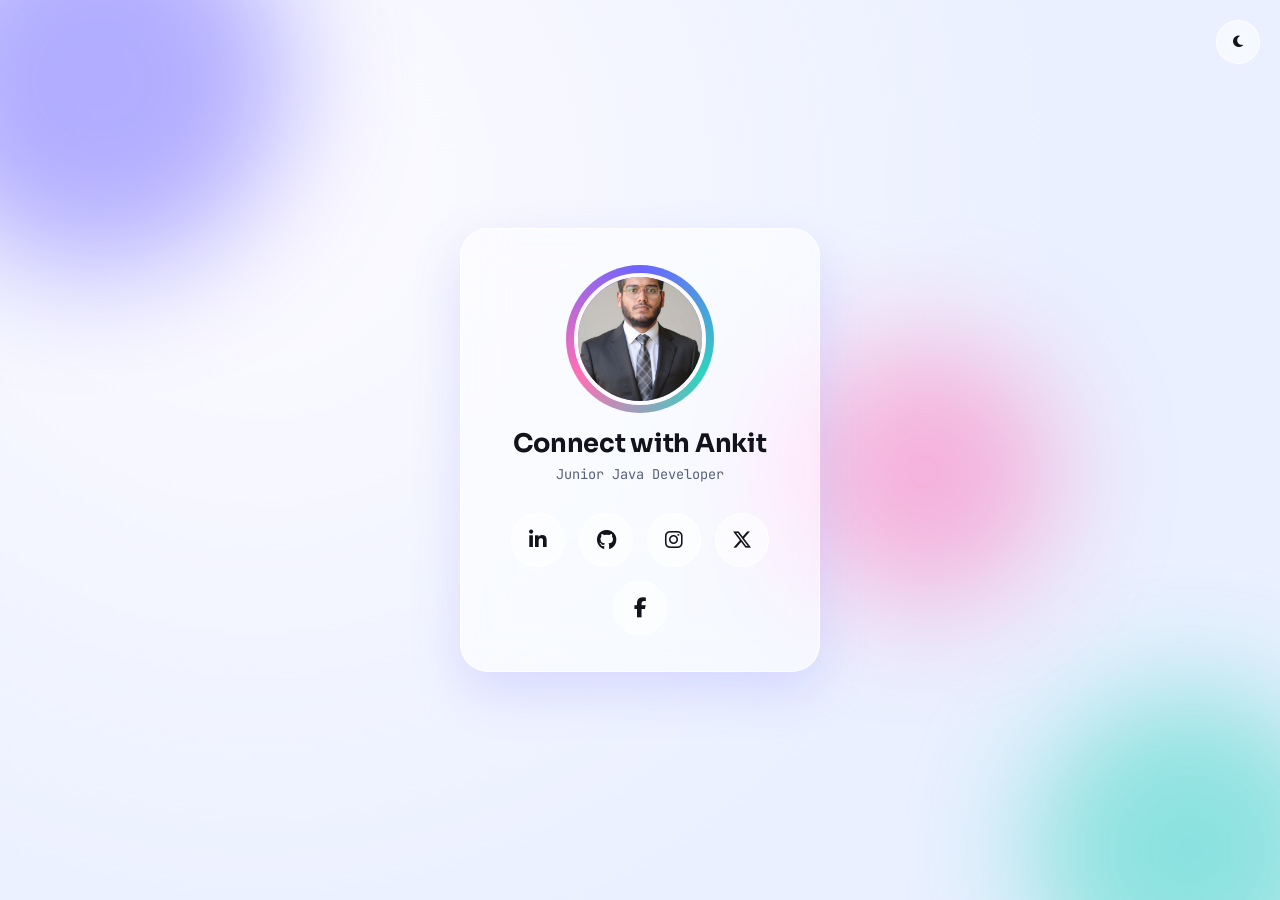
<file: JenkinsWebApp2/src/main/webapp/index.html>
<!DOCTYPE html>
<html lang="en">
<head>
<meta charset="UTF-8">
<meta name="viewport" content="width=device-width, initial-scale=1.0">
<meta name="theme-color" content="#0b1020">
<title>Connect with Ankit</title>

<link rel="preconnect" href="https://fonts.googleapis.com">
<link href="https://fonts.googleapis.com/css2?family=Sora:wght@600;700&family=Inter:wght@400;500&family=JetBrains+Mono:wght@500&display=swap" rel="stylesheet">
<link rel="stylesheet" href="https://cdnjs.cloudflare.com/ajax/libs/font-awesome/6.5.1/css/all.min.css">
<link rel="stylesheet" href="style.css">
</head>
<body>

  <div class="bg-orbs">
    <span class="orb orb1"></span>
    <span class="orb orb2"></span>
    <span class="orb orb3"></span>
  </div>

  <button id="themeToggle" class="theme-toggle" aria-label="Switch to day mode">
    <i class="fa-solid fa-sun"></i>
  </button>

  <main class="card" id="tiltCard">
    <div class="avatar-wrap">
      <span class="avatar-ring"></span>
      <!-- Replace profile.jpg with Ankit's photo, kept in the same folder as index.html -->
      <img
        class="avatar"
        src="profile.jpg"
        alt="Ankit's profile photo"
        onerror="this.onerror=null;this.src='data:image/svg+xml;utf8,<svg xmlns=%22http://www.w3.org/2000/svg%22 viewBox=%220 0 100 100%22><rect width=%22100%22 height=%22100%22 fill=%22%23131a35%22/><circle cx=%2250%22 cy=%2238%22 r=%2218%22 fill=%22%23A9B2D6%22/><ellipse cx=%2250%22 cy=%2288%22 rx=%2230%22 ry=%2222%22 fill=%22%23A9B2D6%22/></svg>'"
      >
    </div>

    <h1 class="name">Connect with Ankit</h1>
    <p class="designation"> Junior Java Developer</p>

    <div class="socials">
      <a class="social-btn" data-platform="linkedin" data-tip="LinkedIn" href="redirect?platform=linkedin">
        <i class="fa-brands fa-linkedin-in"></i>
      </a>
      <a class="social-btn" data-platform="github" data-tip="GitHub" href="redirect?platform=github">
        <i class="fa-brands fa-github"></i>
      </a>
      <a class="social-btn" data-platform="instagram" data-tip="Instagram" href="redirect?platform=instagram">
        <i class="fa-brands fa-instagram"></i>
      </a>
      <a class="social-btn" data-platform="x" data-tip="X" href="redirect?platform=x">
        <i class="fa-brands fa-x-twitter"></i>
      </a>
      <a class="social-btn" data-platform="facebook" data-tip="Facebook" href="redirect?platform=facebook">
        <i class="fa-brands fa-facebook-f"></i>
      </a>
    </div>
  </main>

  <script src="script.js"></script>
</body>
</html>
</file>
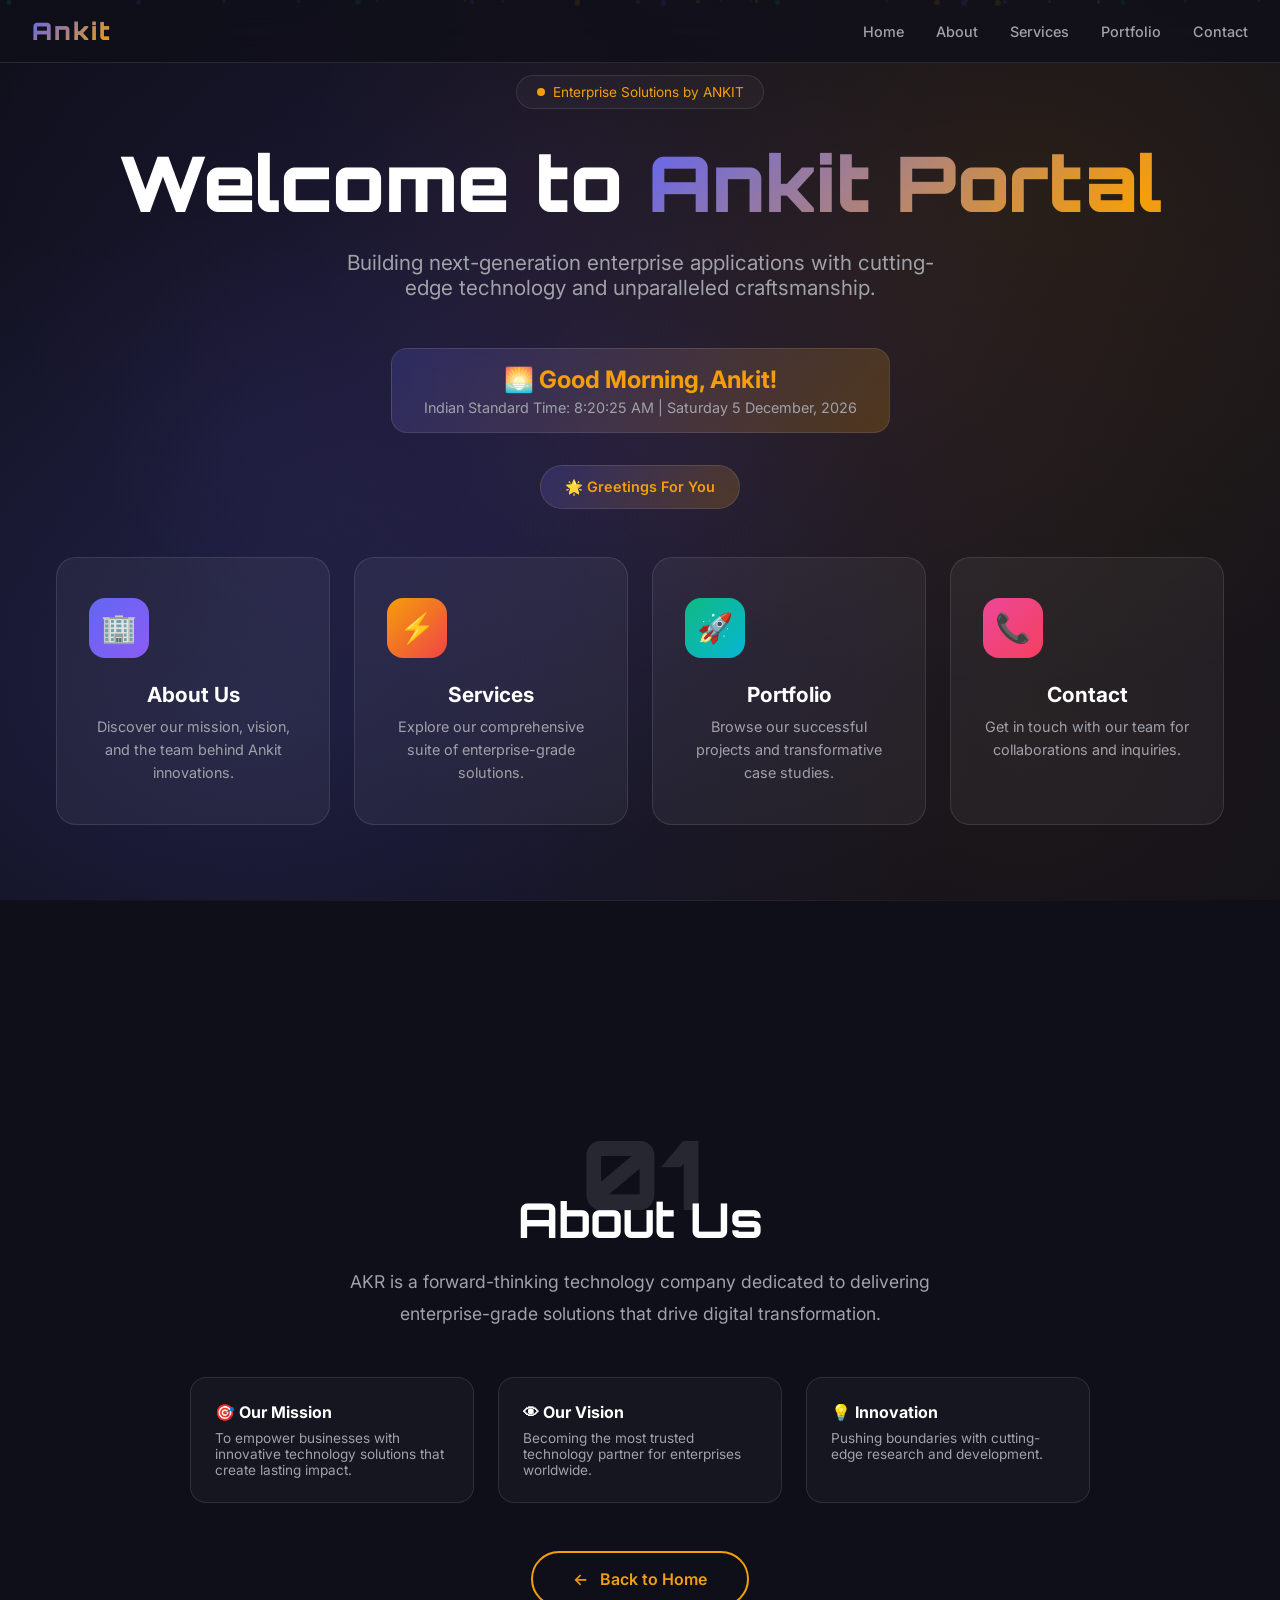
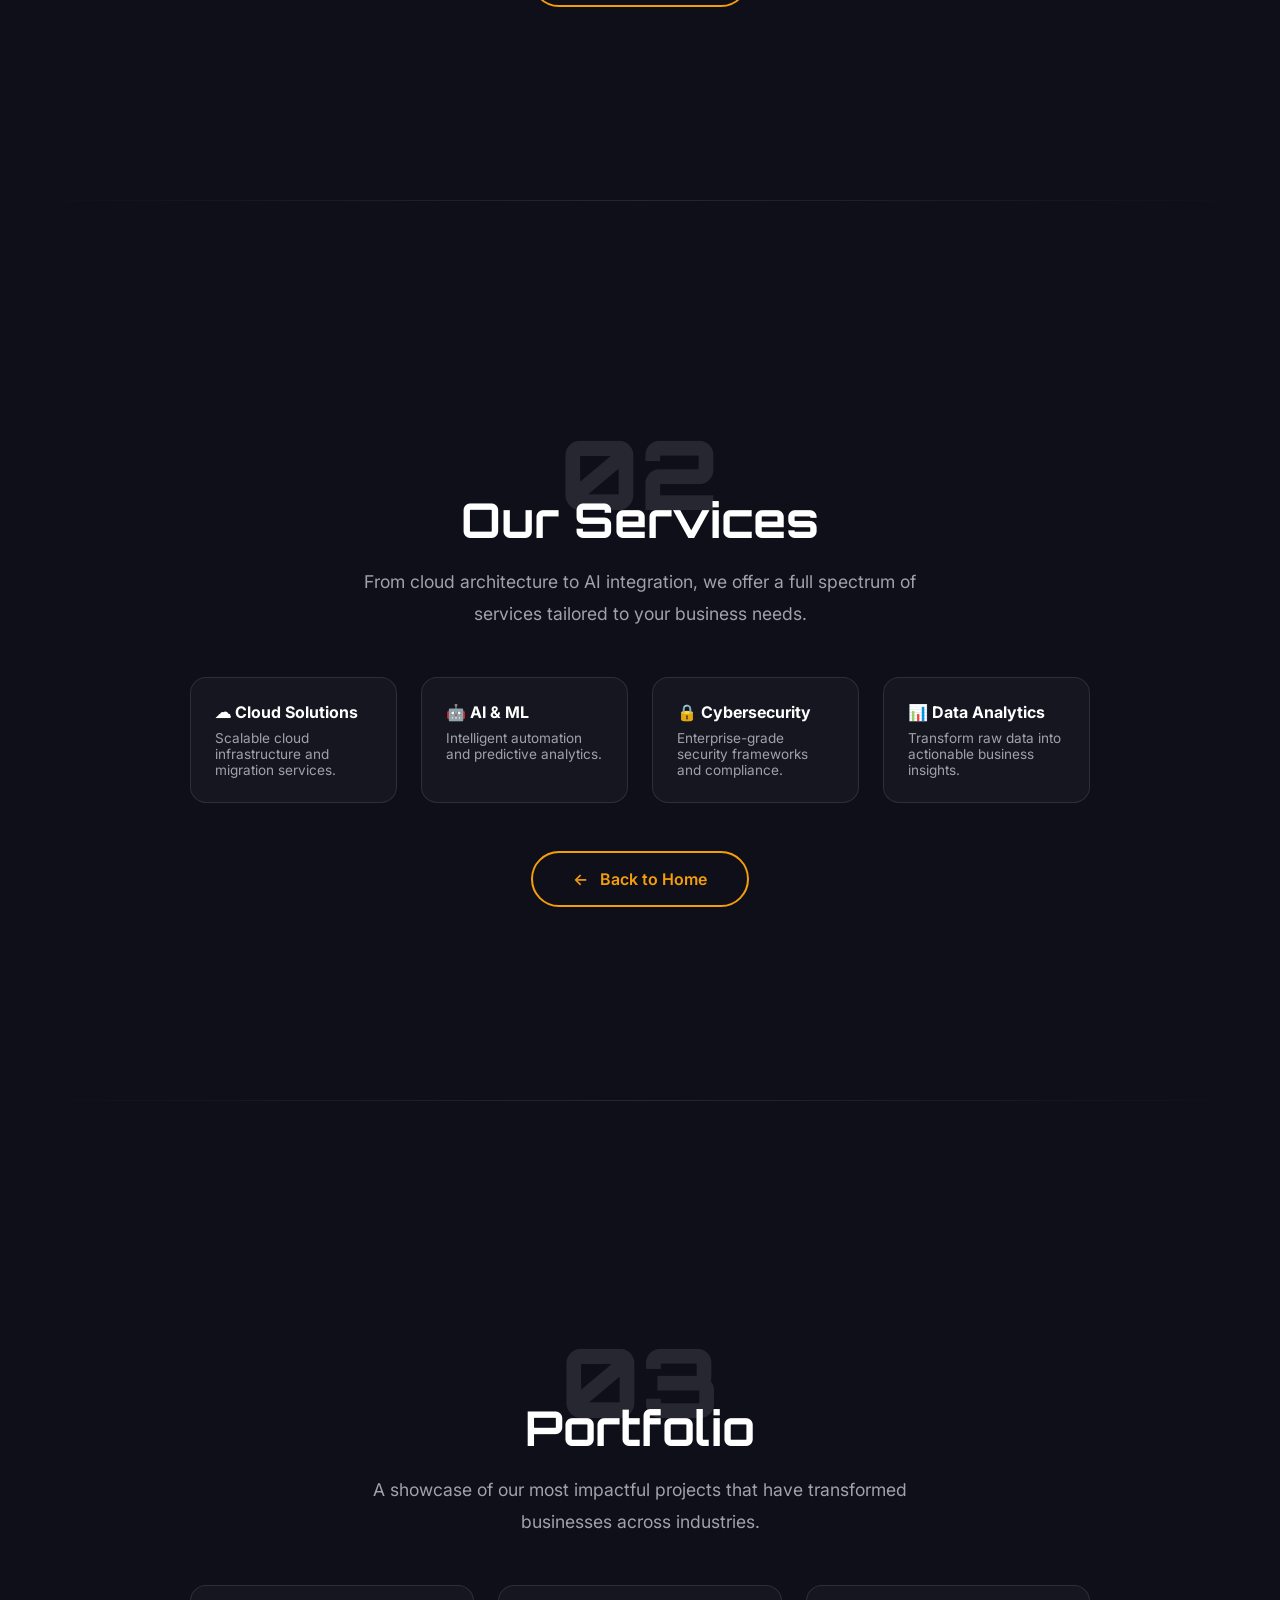
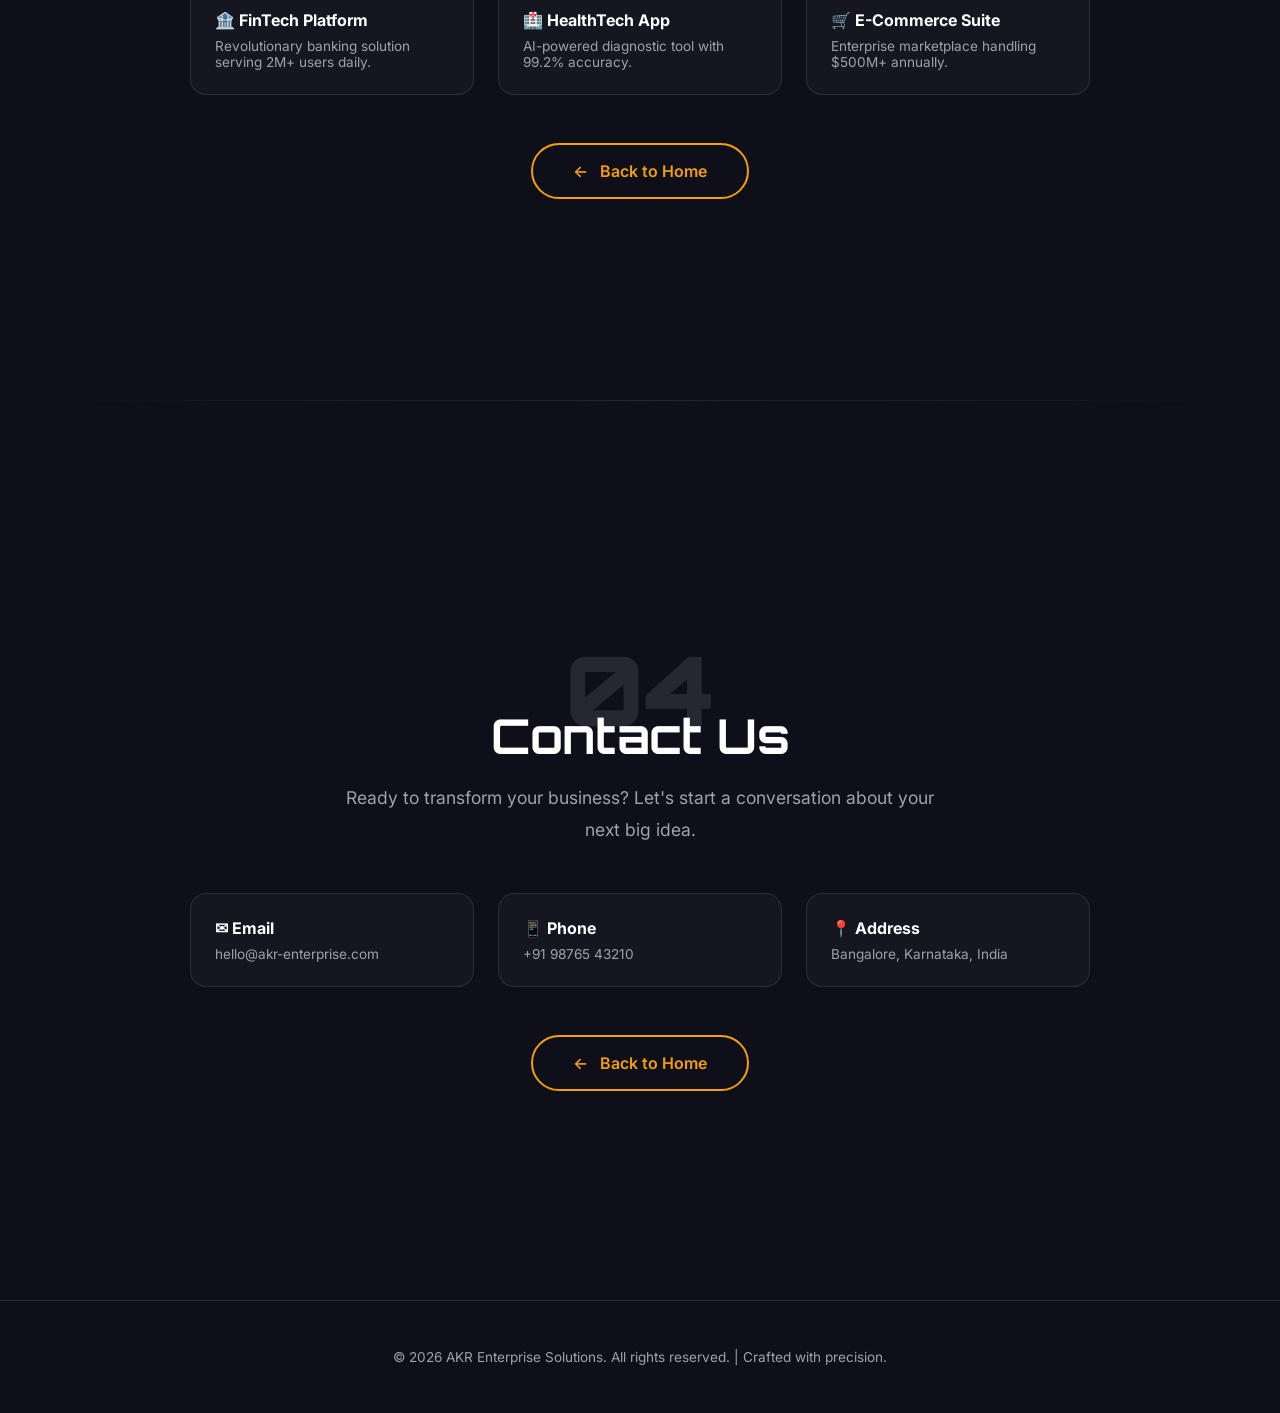
<file: JenkinsWebApp3/src/main/webapp/index.html>
<!DOCTYPE html>
<html lang="en">
<head>
    <meta charset="UTF-8">
    <meta name="viewport" content="width=device-width, initial-scale=1.0">
    <title>Ankit Rout Enterprise Portal</title>
    <link href="https://fonts.googleapis.com/css2?family=Inter:wght@300;400;500;600;700;800;900&family=Orbitron:wght@400;700;900&display=swap" rel="stylesheet">
    <style>
        :root {
            --primary: #6366f1;
            --primary-dark: #4f46e5;
            --accent: #f59e0b;
            --accent-glow: rgba(245, 158, 11, 0.4);
            --bg-dark: #0f0f1a;
            --bg-card: rgba(255, 255, 255, 0.05);
            --text-primary: #ffffff;
            --text-secondary: #a1a1aa;
            --border: rgba(255, 255, 255, 0.1);
            --glass: rgba(255, 255, 255, 0.03);
        }
        * { margin: 0; padding: 0; box-sizing: border-box; }
        body {
            font-family: 'Inter', sans-serif;
            background: var(--bg-dark);
            color: var(--text-primary);
            overflow-x: hidden;
            min-height: 100vh;
        }
        .bg-animation {
            position: fixed;
            top: 0; left: 0;
            width: 100%; height: 100%;
            z-index: -1;
            background:
                radial-gradient(ellipse at 20% 80%, rgba(99, 102, 241, 0.15) 0%, transparent 50%),
                radial-gradient(ellipse at 80% 20%, rgba(245, 158, 11, 0.1) 0%, transparent 50%),
                radial-gradient(ellipse at 50% 50%, rgba(139, 92, 246, 0.08) 0%, transparent 60%),
                var(--bg-dark);
        }
        .bg-animation::before {
            content: '';
            position: absolute;
            width: 100%; height: 100%;
            background-image:
                radial-gradient(circle at 20% 50%, rgba(99, 102, 241, 0.08) 0%, transparent 50%),
                radial-gradient(circle at 80% 80%, rgba(245, 158, 11, 0.06) 0%, transparent 50%),
                radial-gradient(circle at 40% 20%, rgba(139, 92, 246, 0.06) 0%, transparent 50%);
            animation: bgPulse 8s ease-in-out infinite;
        }
        @keyframes bgPulse {
            0%, 100% { opacity: 1; transform: scale(1); }
            50% { opacity: 0.7; transform: scale(1.05); }
        }
        .particles {
            position: fixed;
            top: 0; left: 0;
            width: 100%; height: 100%;
            z-index: -1;
            overflow: hidden;
            pointer-events: none;
        }
        .particle {
            position: absolute;
            width: 4px; height: 4px;
            background: rgba(99, 102, 241, 0.6);
            border-radius: 50%;
            animation: float 15s infinite;
        }
        @keyframes float {
            0%, 100% { transform: translateY(100vh) rotate(0deg); opacity: 0; }
            10% { opacity: 1; }
            90% { opacity: 1; }
            100% { transform: translateY(-100vh) rotate(720deg); opacity: 0; }
        }
        .navbar {
            position: fixed;
            top: 0; left: 0; right: 0;
            z-index: 1000;
            padding: 1rem 2rem;
            background: rgba(15, 15, 26, 0.8);
            backdrop-filter: blur(20px);
            border-bottom: 1px solid var(--border);
            display: flex;
            justify-content: space-between;
            align-items: center;
            transition: all 0.3s ease;
        }
        .logo {
            font-family: 'Orbitron', sans-serif;
            font-size: 1.5rem;
            font-weight: 900;
            background: linear-gradient(135deg, var(--primary), var(--accent));
            -webkit-background-clip: text;
            -webkit-text-fill-color: transparent;
            background-clip: text;
            letter-spacing: 2px;
        }
        .nav-links {
            display: flex;
            gap: 2rem;
            list-style: none;
        }
        .nav-links a {
            color: var(--text-secondary);
            text-decoration: none;
            font-weight: 500;
            font-size: 0.9rem;
            transition: all 0.3s ease;
            position: relative;
            padding: 0.5rem 0;
        }
        .nav-links a::after {
            content: '';
            position: absolute;
            bottom: 0; left: 0;
            width: 0; height: 2px;
            background: linear-gradient(90deg, var(--primary), var(--accent));
            transition: width 0.3s ease;
        }
        .nav-links a:hover { color: var(--text-primary); }
        .nav-links a:hover::after { width: 100%; }
        .hero {
            min-height: 100vh;
            display: flex;
            flex-direction: column;
            justify-content: center;
            align-items: center;
            text-align: center;
            padding: 2rem;
            position: relative;
            overflow: hidden;
        }
        .hero-badge {
            display: inline-flex;
            align-items: center;
            gap: 0.5rem;
            padding: 0.5rem 1.2rem;
            background: var(--glass);
            border: 1px solid var(--border);
            border-radius: 50px;
            font-size: 0.85rem;
            color: var(--accent);
            margin-bottom: 2rem;
            animation: fadeInDown 1s ease;
        }
        .hero-badge .dot {
            width: 8px; height: 8px;
            background: var(--accent);
            border-radius: 50%;
            animation: pulse 2s infinite;
        }
        @keyframes pulse {
            0%, 100% { opacity: 1; transform: scale(1); }
            50% { opacity: 0.5; transform: scale(1.2); }
        }
        .hero h1 {
            font-family: 'Orbitron', sans-serif;
            font-size: clamp(2.5rem, 6vw, 5rem);
            font-weight: 900;
            line-height: 1.1;
            margin-bottom: 1.5rem;
            animation: fadeInUp 1s ease 0.2s both;
        }
        .hero h1 .gradient-text {
            background: linear-gradient(135deg, var(--primary), var(--accent), var(--primary));
            background-size: 200% auto;
            -webkit-background-clip: text;
            -webkit-text-fill-color: transparent;
            background-clip: text;
            animation: gradientShift 3s ease infinite;
        }
        @keyframes gradientShift {
            0%, 100% { background-position: 0% center; }
            50% { background-position: 100% center; }
        }
        .hero-subtitle {
            font-size: clamp(1rem, 2vw, 1.3rem);
            color: var(--text-secondary);
            max-width: 600px;
            margin-bottom: 3rem;
            animation: fadeInUp 1s ease 0.4s both;
        }
        .greeting-banner {
            padding: 1rem 2rem;
            background: linear-gradient(135deg, rgba(99, 102, 241, 0.2), rgba(245, 158, 11, 0.2));
            border: 1px solid var(--border);
            border-radius: 16px;
            margin-bottom: 2rem;
            animation: fadeInUp 1s ease 0.6s both;
            backdrop-filter: blur(10px);
        }
        .greeting-banner h2 {
            font-size: 1.5rem;
            font-weight: 700;
            color: var(--accent);
        }
        .greeting-banner p {
            color: var(--text-secondary);
            font-size: 0.9rem;
            margin-top: 0.3rem;
        }
        .wish-link {
            display: inline-flex;
            align-items: center;
            gap: 0.5rem;
            padding: 0.75rem 1.5rem;
            background: linear-gradient(135deg, rgba(99, 102, 241, 0.2), rgba(245, 158, 11, 0.2));
            border: 1px solid var(--border);
            border-radius: 50px;
            color: var(--accent);
            text-decoration: none;
            font-weight: 600;
            font-size: 0.9rem;
            margin-bottom: 3rem;
            transition: all 0.3s ease;
            animation: fadeInUp 1s ease 0.7s both;
        }
        .wish-link:hover {
            background: linear-gradient(135deg, var(--primary), var(--accent));
            color: #fff;
            transform: translateY(-2px);
            box-shadow: 0 10px 30px rgba(99, 102, 241, 0.3);
        }
        .sections-grid {
            display: grid;
            grid-template-columns: repeat(auto-fit, minmax(260px, 1fr));
            gap: 1.5rem;
            max-width: 1200px;
            width: 100%;
            padding: 0 1rem;
            animation: fadeInUp 1s ease 0.8s both;
        }
        .section-card {
            position: relative;
            padding: 2.5rem 2rem;
            background: var(--bg-card);
            border: 1px solid var(--border);
            border-radius: 20px;
            cursor: pointer;
            text-decoration: none;
            color: inherit;
            overflow: hidden;
            transition: all 0.4s cubic-bezier(0.4, 0, 0.2, 1);
            backdrop-filter: blur(10px);
            display: block;
        }
        .section-card::before {
            content: '';
            position: absolute;
            top: 0; left: 0; right: 0; bottom: 0;
            background: linear-gradient(135deg, transparent, rgba(99, 102, 241, 0.1));
            opacity: 0;
            transition: opacity 0.4s ease;
        }
        .section-card:hover {
            transform: translateY(-8px);
            border-color: var(--primary);
            box-shadow: 0 20px 60px rgba(99, 102, 241, 0.2);
        }
        .section-card:hover::before { opacity: 1; }
        .section-icon {
            width: 60px; height: 60px;
            border-radius: 16px;
            display: flex;
            align-items: center;
            justify-content: center;
            font-size: 1.8rem;
            margin-bottom: 1.5rem;
            position: relative;
            z-index: 1;
        }
        .section-card:nth-child(1) .section-icon { background: linear-gradient(135deg, #6366f1, #8b5cf6); }
        .section-card:nth-child(2) .section-icon { background: linear-gradient(135deg, #f59e0b, #ef4444); }
        .section-card:nth-child(3) .section-icon { background: linear-gradient(135deg, #10b981, #06b6d4); }
        .section-card:nth-child(4) .section-icon { background: linear-gradient(135deg, #ec4899, #f43f5e); }
        .section-card h3 {
            font-size: 1.3rem;
            font-weight: 700;
            margin-bottom: 0.5rem;
            position: relative;
            z-index: 1;
        }
        .section-card p {
            color: var(--text-secondary);
            font-size: 0.9rem;
            line-height: 1.6;
            position: relative;
            z-index: 1;
        }
        .section-card .arrow {
            position: absolute;
            bottom: 1.5rem; right: 1.5rem;
            font-size: 1.2rem;
            opacity: 0;
            transform: translateX(-10px);
            transition: all 0.3s ease;
            z-index: 1;
        }
        .section-card:hover .arrow {
            opacity: 1;
            transform: translateX(0);
        }
        .content-section {
            min-height: 100vh;
            display: flex;
            flex-direction: column;
            justify-content: center;
            align-items: center;
            padding: 6rem 2rem 4rem;
            position: relative;
        }
        .content-section::before {
            content: '';
            position: absolute;
            top: 0; left: 0; right: 0;
            height: 1px;
            background: linear-gradient(90deg, transparent, var(--border), transparent);
        }
        .section-container {
            max-width: 900px;
            width: 100%;
            text-align: center;
        }
        .section-number {
            font-family: 'Orbitron', sans-serif;
            font-size: 6rem;
            font-weight: 900;
            opacity: 0.1;
            line-height: 1;
            margin-bottom: -2rem;
        }
        .content-section h2 {
            font-family: 'Orbitron', sans-serif;
            font-size: clamp(2rem, 4vw, 3rem);
            margin-bottom: 1rem;
        }
        .content-section .section-desc {
            color: var(--text-secondary);
            font-size: 1.1rem;
            max-width: 600px;
            margin: 0 auto 3rem;
            line-height: 1.8;
        }
        .feature-grid {
            display: grid;
            grid-template-columns: repeat(auto-fit, minmax(200px, 1fr));
            gap: 1.5rem;
            margin-bottom: 3rem;
        }
        .feature-box {
            padding: 1.5rem;
            background: var(--glass);
            border: 1px solid var(--border);
            border-radius: 16px;
            text-align: left;
            transition: all 0.3s ease;
        }
        .feature-box:hover {
            border-color: var(--primary);
            transform: translateY(-4px);
        }
        .feature-box h4 {
            font-size: 1rem;
            margin-bottom: 0.5rem;
            color: var(--text-primary);
        }
        .feature-box p {
            font-size: 0.85rem;
            color: var(--text-secondary);
        }
        .back-home-btn {
            display: inline-flex;
            align-items: center;
            gap: 0.75rem;
            padding: 1rem 2.5rem;
            background: transparent;
            color: var(--accent);
            border: 2px solid var(--accent);
            border-radius: 50px;
            font-size: 1rem;
            font-weight: 600;
            font-family: 'Inter', sans-serif;
            cursor: pointer;
            text-decoration: none;
            position: relative;
            overflow: hidden;
            transition: all 0.4s ease;
            animation: glowPulse 2s ease-in-out infinite;
        }
        .back-home-btn::before {
            content: '';
            position: absolute;
            top: 0; left: -100%;
            width: 100%; height: 100%;
            background: linear-gradient(90deg, transparent, rgba(245, 158, 11, 0.3), transparent);
            transition: left 0.5s ease;
        }
        .back-home-btn:hover::before { left: 100%; }
        .back-home-btn:hover {
            background: var(--accent);
            color: var(--bg-dark);
            box-shadow: 0 0 40px var(--accent-glow), 0 0 80px rgba(245, 158, 11, 0.2);
            transform: translateY(-2px);
        }
        @keyframes glowPulse {
            0%, 100% { box-shadow: 0 0 10px var(--accent-glow), 0 0 20px rgba(245, 158, 11, 0.1); }
            50% { box-shadow: 0 0 25px var(--accent-glow), 0 0 50px rgba(245, 158, 11, 0.2); }
        }
        @keyframes fadeInUp {
            from { opacity: 0; transform: translateY(30px); }
            to { opacity: 1; transform: translateY(0); }
        }
        @keyframes fadeInDown {
            from { opacity: 0; transform: translateY(-30px); }
            to { opacity: 1; transform: translateY(0); }
        }
        .reveal {
            opacity: 0;
            transform: translateY(40px);
            transition: all 0.8s ease;
        }
        .reveal.active {
            opacity: 1;
            transform: translateY(0);
        }
        footer {
            text-align: center;
            padding: 3rem 2rem;
            border-top: 1px solid var(--border);
            color: var(--text-secondary);
            font-size: 0.85rem;
        }
        @media (max-width: 768px) {
            .navbar { padding: 1rem; }
            .nav-links { gap: 1rem; }
            .nav-links a { font-size: 0.8rem; }
            .sections-grid { grid-template-columns: 1fr; }
            .hero { padding: 1rem; }
            .content-section { padding: 5rem 1rem 3rem; }
        }
        html { scroll-behavior: smooth; }
        ::-webkit-scrollbar { width: 8px; }
        ::-webkit-scrollbar-track { background: var(--bg-dark); }
        ::-webkit-scrollbar-thumb { background: var(--primary); border-radius: 4px; }
        ::-webkit-scrollbar-thumb:hover { background: var(--primary-dark); }
    </style>
</head>
<body>
    <div class="bg-animation"></div>
    <div class="particles" id="particles"></div>

    <nav class="navbar">
        <div class="logo">Ankit</div>
        <ul class="nav-links">
            <li><a href="#home">Home</a></li>
            <li><a href="#about">About</a></li>
            <li><a href="#services">Services</a></li>
            <li><a href="#portfolio">Portfolio</a></li>
            <li><a href="#contact">Contact</a></li>
        </ul>
    </nav>

    <section class="hero" id="home">
        <div class="hero-badge">
            <span class="dot"></span>
            Enterprise Solutions by ANKIT
        </div>
        <h1>Welcome to <span class="gradient-text">Ankit Portal</span></h1>
        <p class="hero-subtitle">
            Building next-generation enterprise applications with cutting-edge technology and unparalleled craftsmanship.
        </p>
        <div class="greeting-banner" id="greetingBanner">
            <h2 id="greetingText">Loading...</h2>
            <p id="timeText">Fetching Indian Standard Time...</p>
        </div>
        <a href="wishbutton" class="wish-link">&#127775; Greetings For You</a>
        <div class="sections-grid">
            <a href="#about" class="section-card">
                <div class="section-icon">&#127970;</div>
                <h3>About Us</h3>
                <p>Discover our mission, vision, and the team behind Ankit innovations.</p>
                <span class="arrow">&#8594;</span>
            </a>
            <a href="#services" class="section-card">
                <div class="section-icon">&#9889;</div>
                <h3>Services</h3>
                <p>Explore our comprehensive suite of enterprise-grade solutions.</p>
                <span class="arrow">&#8594;</span>
            </a>
            <a href="#portfolio" class="section-card">
                <div class="section-icon">&#128640;</div>
                <h3>Portfolio</h3>
                <p>Browse our successful projects and transformative case studies.</p>
                <span class="arrow">&#8594;</span>
            </a>
            <a href="#contact" class="section-card">
                <div class="section-icon">&#128222;</div>
                <h3>Contact</h3>
                <p>Get in touch with our team for collaborations and inquiries.</p>
                <span class="arrow">&#8594;</span>
            </a>
        </div>
    </section>

    <section class="content-section" id="about">
        <div class="section-container">
            <div class="section-number">01</div>
            <h2 class="reveal">About Us</h2>
            <p class="section-desc reveal">
                AKR is a forward-thinking technology company dedicated to delivering
                enterprise-grade solutions that drive digital transformation.
            </p>
            <div class="feature-grid reveal">
                <div class="feature-box">
                    <h4>&#127919; Our Mission</h4>
                    <p>To empower businesses with innovative technology solutions that create lasting impact.</p>
                </div>
                <div class="feature-box">
                    <h4>&#128065; Our Vision</h4>
                    <p>Becoming the most trusted technology partner for enterprises worldwide.</p>
                </div>
                <div class="feature-box">
                    <h4>&#128161; Innovation</h4>
                    <p>Pushing boundaries with cutting-edge research and development.</p>
                </div>
            </div>
            <a href="#home" class="back-home-btn reveal">
                <span>&#8592;</span> Back to Home
            </a>
        </div>
    </section>

    <section class="content-section" id="services">
        <div class="section-container">
            <div class="section-number">02</div>
            <h2 class="reveal">Our Services</h2>
            <p class="section-desc reveal">
                From cloud architecture to AI integration, we offer a full spectrum of
                services tailored to your business needs.
            </p>
            <div class="feature-grid reveal">
                <div class="feature-box">
                    <h4>&#9729; Cloud Solutions</h4>
                    <p>Scalable cloud infrastructure and migration services.</p>
                </div>
                <div class="feature-box">
                    <h4>&#129302; AI & ML</h4>
                    <p>Intelligent automation and predictive analytics.</p>
                </div>
                <div class="feature-box">
                    <h4>&#128274; Cybersecurity</h4>
                    <p>Enterprise-grade security frameworks and compliance.</p>
                </div>
                <div class="feature-box">
                    <h4>&#128202; Data Analytics</h4>
                    <p>Transform raw data into actionable business insights.</p>
                </div>
            </div>
            <a href="#home" class="back-home-btn reveal">
                <span>&#8592;</span> Back to Home
            </a>
        </div>
    </section>

    <section class="content-section" id="portfolio">
        <div class="section-container">
            <div class="section-number">03</div>
            <h2 class="reveal">Portfolio</h2>
            <p class="section-desc reveal">
                A showcase of our most impactful projects that have transformed
                businesses across industries.
            </p>
            <div class="feature-grid reveal">
                <div class="feature-box">
                    <h4>&#127974; FinTech Platform</h4>
                    <p>Revolutionary banking solution serving 2M+ users daily.</p>
                </div>
                <div class="feature-box">
                    <h4>&#127973; HealthTech App</h4>
                    <p>AI-powered diagnostic tool with 99.2% accuracy.</p>
                </div>
                <div class="feature-box">
                    <h4>&#128722; E-Commerce Suite</h4>
                    <p>Enterprise marketplace handling $500M+ annually.</p>
                </div>
            </div>
            <a href="#home" class="back-home-btn reveal">
                <span>&#8592;</span> Back to Home
            </a>
        </div>
    </section>

    <section class="content-section" id="contact">
        <div class="section-container">
            <div class="section-number">04</div>
            <h2 class="reveal">Contact Us</h2>
            <p class="section-desc reveal">
                Ready to transform your business? Let's start a conversation
                about your next big idea.
            </p>
            <div class="feature-grid reveal">
                <div class="feature-box">
                    <h4>&#9993; Email</h4>
                    <p>hello@akr-enterprise.com</p>
                </div>
                <div class="feature-box">
                    <h4>&#128241; Phone</h4>
                    <p>+91 98765 43210</p>
                </div>
                <div class="feature-box">
                    <h4>&#128205; Address</h4>
                    <p>Bangalore, Karnataka, India</p>
                </div>
            </div>
            <a href="#home" class="back-home-btn reveal">
                <span>&#8592;</span> Back to Home
            </a>
        </div>
    </section>

    <footer>
        <p>&#169; 2026 AKR Enterprise Solutions. All rights reserved. | Crafted with precision.</p>
    </footer>

    <script>
        function updateGreeting() {
            const now = new Date();
            const istOffset = 330;
            const utc = now.getTime() + (now.getTimezoneOffset() * 60000);
            const istTime = new Date(utc + (istOffset * 60000));
            const hour = istTime.getHours();
            const minutes = istTime.getMinutes().toString().padStart(2, '0');
            const seconds = istTime.getSeconds().toString().padStart(2, '0');
            const ampm = hour >= 12 ? 'PM' : 'AM';
            const displayHour = hour % 12 || 12;
            let greeting = '';
            let icon = '';
            if (hour >= 5 && hour < 12) { greeting = 'Good Morning'; icon = '&#127749;'; }
            else if (hour >= 12 && hour < 16) { greeting = 'Good Afternoon'; icon = '&#9728;'; }
            else if (hour >= 16 && hour < 20) { greeting = 'Good Evening'; icon = '&#127751;'; }
            else { greeting = 'Good Night'; icon = '&#127769;'; }
            document.getElementById('greetingText').innerHTML = icon + ' ' + greeting + ', Ankit!';
            document.getElementById('timeText').textContent =
                'Indian Standard Time: ' + displayHour + ':' + minutes + ':' + seconds + ' ' + ampm +
                ' | ' + istTime.toLocaleDateString('en-IN', { weekday: 'long', year: 'numeric', month: 'long', day: 'numeric' });
        }
        updateGreeting();
        setInterval(updateGreeting, 1000);

        function createParticles() {
            const container = document.getElementById('particles');
            const colors = ['#6366f1', '#f59e0b', '#8b5cf6', '#10b981'];
            for (let i = 0; i < 30; i++) {
                const p = document.createElement('div');
                p.className = 'particle';
                p.style.left = Math.random() * 100 + '%';
                p.style.animationDelay = Math.random() * 15 + 's';
                p.style.animationDuration = (10 + Math.random() * 10) + 's';
                p.style.background = colors[Math.floor(Math.random() * colors.length)];
                p.style.width = (2 + Math.random() * 4) + 'px';
                p.style.height = p.style.width;
                container.appendChild(p);
            }
        }
        createParticles();

        const observer = new IntersectionObserver((entries) => {
            entries.forEach(entry => {
                if (entry.isIntersecting) entry.target.classList.add('active');
            });
        }, { threshold: 0.1, rootMargin: '0px 0px -50px 0px' });
        document.querySelectorAll('.reveal').forEach(el => observer.observe(el));

        window.addEventListener('scroll', () => {
            const navbar = document.querySelector('.navbar');
            if (window.scrollY > 50) {
                navbar.style.background = 'rgba(15, 15, 26, 0.95)';
                navbar.style.boxShadow = '0 4px 30px rgba(0, 0, 0, 0.3)';
            } else {
                navbar.style.background = 'rgba(15, 15, 26, 0.8)';
                navbar.style.boxShadow = 'none';
            }
        });
    </script>
</body>
</html>
</file>
<file: JenkinsWebApp2/src/main/webapp/style.css>
/* ==========================================================
   Connect with Ankit — shared glassmorphic theme
   Used by: index.html  AND  the HTML generated by RedirectionServlet
   ========================================================== */

:root{
  --bg1:#0b1020;
  --bg2:#131a35;
  --glass-bg: rgba(255,255,255,0.07);
  --glass-border: rgba(255,255,255,0.16);
  --text:#F5F7FF;
  --muted:#A9B2D6;
  --indigo:#6C63FF;
  --teal:#2DD4BF;
  --pink:#FF6FB5;
  --shadow: 0 20px 60px rgba(0,0,0,0.45);
}

html[data-theme="light"]{
  --bg1:#EAF0FF;
  --bg2:#FDFBFF;
  --glass-bg: rgba(255,255,255,0.55);
  --glass-border: rgba(255,255,255,0.85);
  --text:#12131C;
  --muted:#57607A;
  --shadow: 0 20px 50px rgba(108,99,255,0.18);
}

*{ box-sizing:border-box; }

body{
  margin:0;
  min-height:100vh;
  display:flex;
  align-items:center;
  justify-content:center;
  padding:32px 16px;
  font-family:'Inter', sans-serif;
  color:var(--text);
  background:radial-gradient(circle at 20% 20%, var(--bg2), var(--bg1) 65%);
  overflow-x:hidden;
  transition:background .4s ease, color .4s ease;
}

/* ---------- ambient background orbs ---------- */
.bg-orbs{ position:fixed; inset:0; overflow:hidden; z-index:-1; }
.orb{ position:absolute; border-radius:50%; filter:blur(60px); opacity:.5; }
.orb1{ width:380px; height:380px; background:var(--indigo); top:-110px; left:-90px;
  animation: floatOrb 20s ease-in-out infinite alternate; }
.orb2{ width:320px; height:320px; background:var(--teal); bottom:-110px; right:-70px;
  animation: floatOrb 26s ease-in-out infinite alternate-reverse; }
.orb3{ width:260px; height:260px; background:var(--pink); top:38%; left:62%;
  animation: floatOrb 22s ease-in-out infinite alternate; }
@keyframes floatOrb{
  from{ transform:translate(0,0) scale(1); }
  to{ transform:translate(40px,30px) scale(1.15); }
}

/* ---------- theme toggle button ---------- */
.theme-toggle{
  position:fixed; top:20px; right:20px; width:44px; height:44px; border-radius:50%;
  background:var(--glass-bg); border:1px solid var(--glass-border);
  backdrop-filter:blur(14px); -webkit-backdrop-filter:blur(14px);
  color:var(--text); display:flex; align-items:center; justify-content:center;
  cursor:pointer; z-index:10; transition:transform .2s ease, background .3s ease;
}
.theme-toggle:hover{ transform:scale(1.08); }
.theme-toggle:focus-visible{ outline:2px solid var(--teal); outline-offset:3px; }

/* ---------- main glass card (home page) ---------- */
.card{
  position:relative;
  width:min(360px, 92vw);
  padding:44px 32px 36px;
  border-radius:28px;
  background:var(--glass-bg);
  border:1px solid var(--glass-border);
  backdrop-filter: blur(22px) saturate(160%);
  -webkit-backdrop-filter: blur(22px) saturate(160%);
  box-shadow:var(--shadow);
  text-align:center;
  transition: transform .15s ease-out, box-shadow .3s ease, background .4s ease;
  transform-style:preserve-3d;
  will-change:transform;
}

.avatar-wrap{ position:relative; width:132px; height:132px; margin:0 auto 22px; }
.avatar-ring{
  position:absolute; inset:-8px; border-radius:50%;
  background:conic-gradient(from 0deg, var(--indigo), var(--teal), var(--pink), var(--indigo));
  animation:spin 6s linear infinite;
}
.avatar{
  position:relative; z-index:1; width:132px; height:132px; border-radius:50%;
  object-fit:cover; display:block; border:4px solid var(--bg1);
  background:var(--bg2);
}
html[data-theme="light"] .avatar{ border-color:#FDFBFF; }

.name{
  font-family:'Sora', sans-serif;
  font-weight:700;
  font-size:1.6rem;
  letter-spacing:-0.01em;
  margin:0 0 6px;
  color:var(--text);
}
.designation{
  font-family:'JetBrains Mono', monospace;
  font-size:.85rem;
  color:var(--muted);
  margin:0 0 30px;
}

.socials{ display:flex; justify-content:center; gap:14px; flex-wrap:wrap; }
.social-btn{
  position:relative;
  width:54px; height:54px; border-radius:50%;
  display:flex; align-items:center; justify-content:center;
  font-size:1.25rem;
  color:var(--text);
  background:var(--glass-bg);
  border:1px solid var(--glass-border);
  text-decoration:none;
  transition: transform .25s ease, box-shadow .25s ease, background .25s ease, color .25s ease;
}
.social-btn:hover{ transform:translateY(-4px) scale(1.06); }
.social-btn[data-platform="linkedin"]:hover{ background:#0A66C2; box-shadow:0 10px 26px rgba(10,102,194,.5); }
.social-btn[data-platform="github"]:hover{ background:#333333; box-shadow:0 10px 26px rgba(0,0,0,.5); }
.social-btn[data-platform="instagram"]:hover{ background:linear-gradient(45deg,#f58529,#dd2a7b,#8134af,#515bd4); box-shadow:0 10px 26px rgba(221,42,123,.45); }
.social-btn[data-platform="x"]:hover{ background:#000000; box-shadow:0 10px 26px rgba(0,0,0,.5); }
.social-btn[data-platform="facebook"]:hover{ background:#1877F2; box-shadow:0 10px 26px rgba(24,119,242,.5); }

.social-btn::after{
  content:attr(data-tip);
  position:absolute; bottom:-30px; left:50%; transform:translate(-50%,4px);
  font-size:.7rem; font-family:'Inter',sans-serif; white-space:nowrap;
  background:rgba(0,0,0,.75); color:#fff; padding:4px 9px; border-radius:6px;
  opacity:0; pointer-events:none; transition:opacity .2s ease, transform .2s ease;
}
.social-btn:hover::after{ opacity:1; transform:translate(-50%,0); }

/* ---------- loader card (redirect page) ---------- */
.loader-card{
  width:min(360px, 92vw);
  padding:48px 32px 40px;
  border-radius:28px;
  background:var(--glass-bg);
  border:1px solid var(--glass-border);
  backdrop-filter: blur(22px) saturate(160%);
  -webkit-backdrop-filter: blur(22px) saturate(160%);
  box-shadow:var(--shadow);
  text-align:center;
  margin:0 auto;
}
.loader-ring-wrap{
  position:relative; width:96px; height:96px; margin:0 auto 24px;
  display:flex; align-items:center; justify-content:center;
}
.loader-ring{
  position:absolute; inset:0; border-radius:50%;
  background:conic-gradient(from 0deg, var(--indigo), var(--teal), var(--pink), var(--indigo));
  animation:spin 1.3s linear infinite;
}
.loader-ring::after{
  content:''; position:absolute; inset:6px; border-radius:50%; background:var(--bg1);
}
.platform-icon{ position:relative; z-index:1; font-size:2rem; }
@keyframes spin{ to{ transform:rotate(360deg); } }

.loader-title{ font-family:'Sora', sans-serif; font-weight:700; font-size:1.25rem; margin:0 0 6px; }
.loader-sub{ font-family:'JetBrains Mono', monospace; font-size:.78rem; color:var(--muted); margin:0 0 22px; }

.progress-track{
  width:100%; height:6px; border-radius:6px; background:rgba(255,255,255,.15);
  overflow:hidden; margin:0 0 30px;
}
.progress-fill{
  display:block; height:100%; width:0%; border-radius:6px;
  background:linear-gradient(90deg, var(--indigo), var(--teal), var(--pink));
  animation:fillBar 2.6s ease forwards;
}
@keyframes fillBar{ to{ width:100%; } }

.home-btn{
  display:inline-flex; align-items:center; gap:8px;
  padding:12px 22px; border-radius:999px;
  background:var(--glass-bg); border:1px solid var(--glass-border);
  color:var(--text); text-decoration:none; font-family:'Inter',sans-serif; font-size:.9rem;
  transition:transform .2s ease, background .2s ease;
}
.home-btn:hover{ transform:translateY(-2px); background:rgba(255,255,255,.15); }

/* ---------- responsive ---------- */
@media (max-width:420px){
  .card, .loader-card{ padding:34px 20px 28px; }
  .avatar-wrap, .avatar{ width:104px; height:104px; }
  .name{ font-size:1.35rem; }
  .social-btn{ width:48px; height:48px; font-size:1.1rem; }
}

/* ---------- respect reduced motion ---------- */
@media (prefers-reduced-motion: reduce){
  .orb, .avatar-ring, .loader-ring, .progress-fill{ animation:none !important; }
  .card{ transition:none !important; }
}
</file>
